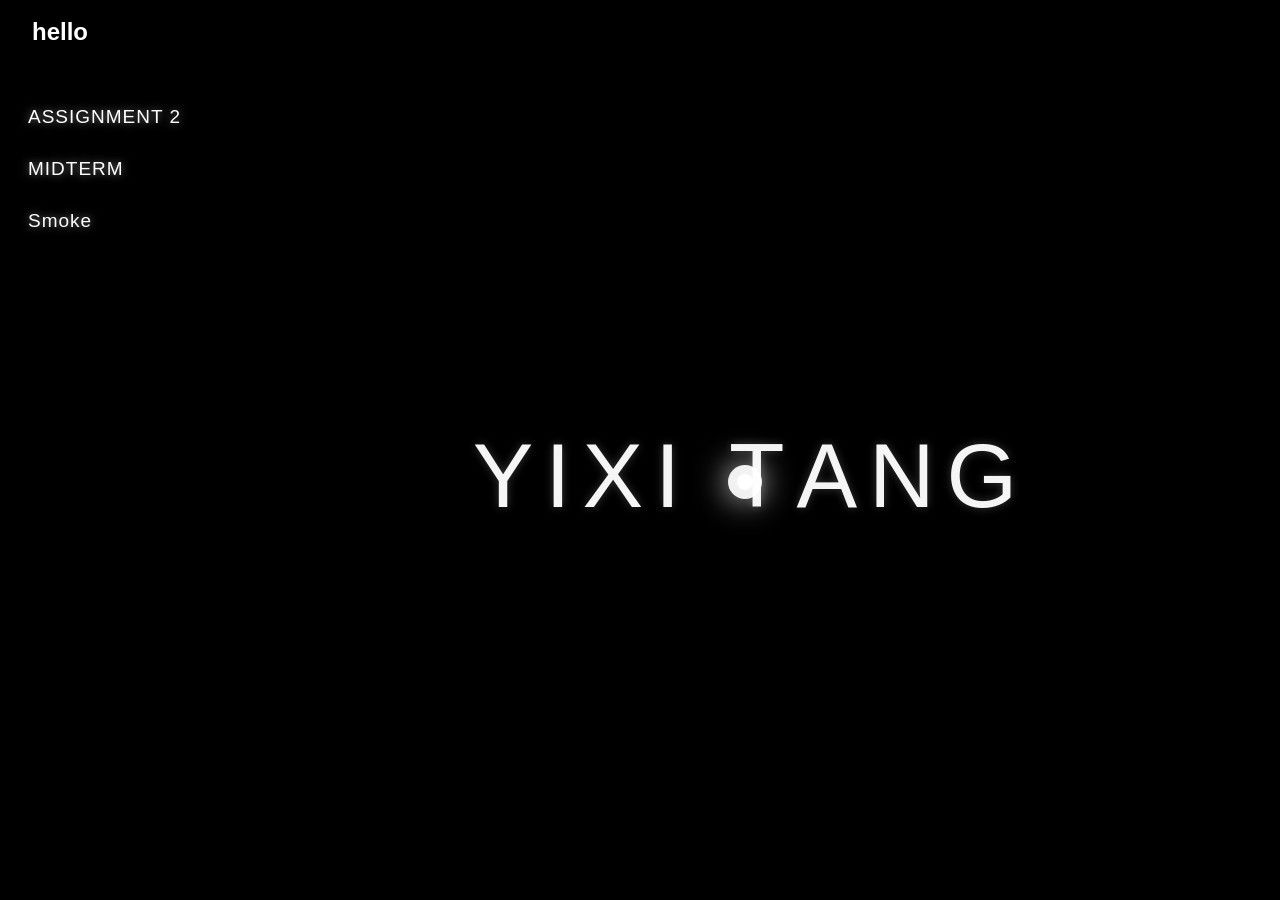
<file: homepage/index.html>
<!DOCTYPE html>
<html lang="en">
<head>
  <meta charset="utf-8">
  <meta name="viewport" content="width=device-width, initial-scale=1">
  <title>Yixi Tang — Homepage</title>
  <link rel="stylesheet" href="style.css">
  <script src="p5.js"></script>
</head>
<body>
  <header><button id="hello-toggle" type="button">hello</button><a class="assignment-home" href="#home">← HOME</a></header>
  <aside aria-label="Assignments">
    <a id="assignment-link" href="#assignment-2">ASSIGNMENT 2</a>
    <a id="midterm-link" href="midterm/index.html">MIDTERM</a>
    <a id="smoke-link" href="smoke/index.html">Smoke</a>
  </aside>
  <main id="home-canvas" aria-label="Yixi Tang interactive homepage"></main>
  <section id="assignment-panel" aria-label="Assignment 2" hidden>
    <iframe title="Assignment 2 — Iteration" data-src="assignment2-iteration/index.html"></iframe>
  </section>
  <section id="midterm-panel" aria-label="Midterm" hidden>
    <iframe title="Midterm" data-src="midterm/index.html"></iframe>
  </section>
  <script src="sketch.js"></script>
  <script>
    const panel = document.getElementById('assignment-panel');
    const assignmentLink = document.getElementById('assignment-link');
    const midtermPanel = document.getElementById('midterm-panel');
    const helloButton = document.getElementById('hello-toggle');
    function showPage() {
      const isAssignment = location.hash === '#assignment-2';
      const isMidterm = location.hash === '#midterm';
      if (isMidterm) { location.replace('midterm/index.html'); return; }
      const isProject = isAssignment || isMidterm;
      document.body.classList.toggle('view-assignment', isProject);
      midtermPanel.hidden = !isMidterm;
      panel.hidden = !isAssignment;
      const midtermFrame = midtermPanel.querySelector('iframe');
      if (isMidterm) {
        if (!midtermFrame.getAttribute('src')) midtermFrame.src = midtermFrame.dataset.src;
      } else {
        midtermFrame.removeAttribute('src');
      }
      document.getElementById('home-canvas').hidden = isProject;
      if (isAssignment) {
        assignmentLink.setAttribute('aria-current', 'page');
        const frame = panel.querySelector('iframe');
        if (!frame.getAttribute('src')) frame.src = frame.dataset.src;
        noLoop();
      } else {
        assignmentLink.removeAttribute('aria-current');
        if (isMidterm) noLoop();
        else loop();
      }
    }
    helloButton.addEventListener('click', () => {
      page = page === 'home' ? 'hello' : 'home';
      helloButton.textContent = page === 'hello' ? 'yixitang' : 'hello';
      makeGlow();
      if (location.hash === '#assignment-2' || location.hash === '#midterm') location.hash = 'home';
    });
    assignmentLink.addEventListener('click', () => {
      const frame = panel.querySelector('iframe');
      frame.src = frame.dataset.src;
    });
    window.addEventListener('hashchange', showPage);
    window.addEventListener('load', showPage);
  </script>
</body>
</html>
</file>
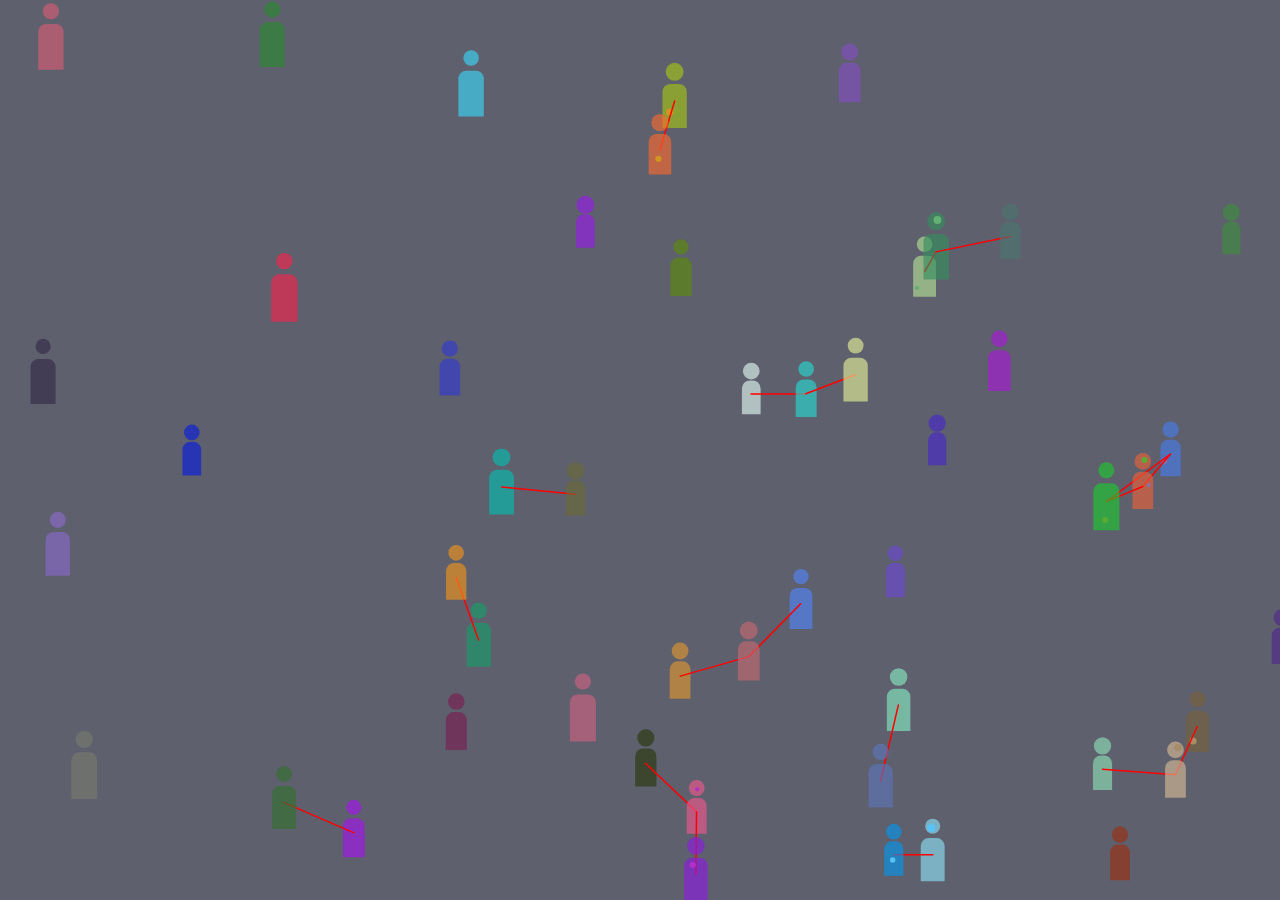
<file: midterm/index.html>
<!DOCTYPE html>
<html lang="en">
<head>
    <meta charset="UTF-8">
    <meta name="viewport" content="width=device-width, initial-scale=1.0">
    <link rel="stylesheet" href="style.css">
    <script src="p5.js"></script>
    <title>1_seven_ciecles</title>
</head>
<body>
    
    <script src="sketch.js"></script>
</body>
</html>
</file>
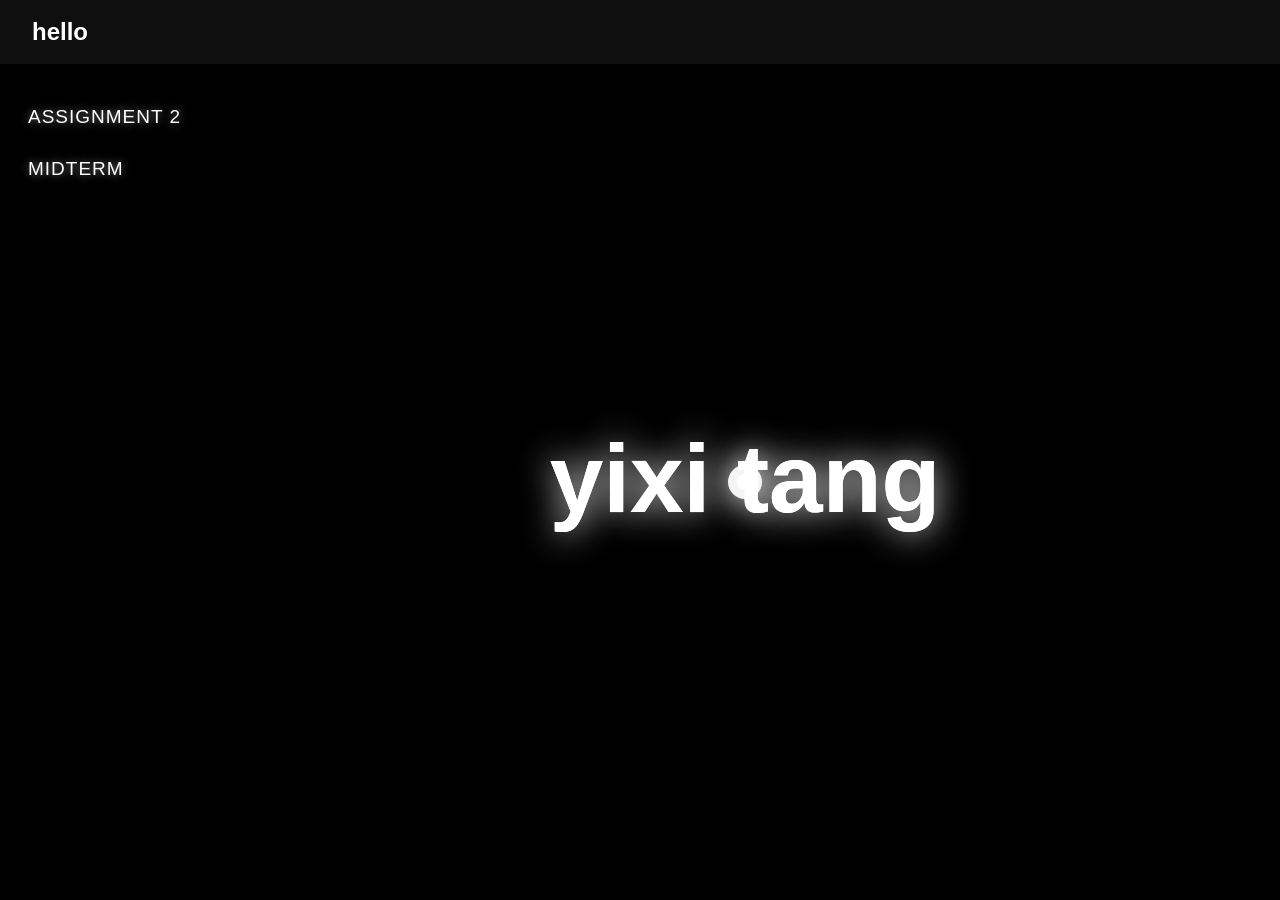
<file: yixitang_homepage1_2026_09_02_10_39_15/index.html>
<!DOCTYPE html>
<html lang="en">
<head>
  <meta charset="utf-8">
  <meta name="viewport" content="width=device-width, initial-scale=1">
  <title>Yixi Tang — Homepage</title>
  <link rel="stylesheet" href="style.css">
  <script src="p5.js"></script>
</head>
<body>
  <header><button id="hello-toggle" type="button">hello</button><a class="assignment-home" href="#home">← home</a></header>
  <aside aria-label="Assignments">
    <a id="assignment-link" href="#assignment-2">ASSIGNMENT 2</a>
    <a id="midterm-link" href="#midterm">MIDTERM</a>
  </aside>
  <main id="home-canvas" aria-label="Yixi Tang interactive homepage"></main>
  <section id="assignment-panel" aria-label="Assignment 2" hidden>
    <iframe title="Assignment 2 — Iteration" data-src="assignment2-iteration/index.html"></iframe>
  </section>
  <section id="midterm-panel" aria-label="Midterm" hidden>
    <iframe title="Midterm" data-src="midterm/index.html"></iframe>
  </section>
  <script src="sketch.js"></script>
  <script>
    const panel = document.getElementById('assignment-panel');
    const assignmentLink = document.getElementById('assignment-link');
    const midtermPanel = document.getElementById('midterm-panel');
    const helloButton = document.getElementById('hello-toggle');
    function showPage() {
      const isAssignment = location.hash === '#assignment-2';
      const isMidterm = location.hash === '#midterm';
      const isProject = isAssignment || isMidterm;
      document.body.classList.toggle('view-assignment', isProject);
      midtermPanel.hidden = !isMidterm;
      panel.hidden = !isAssignment;
      const midtermFrame = midtermPanel.querySelector('iframe');
      if (isMidterm) {
        if (!midtermFrame.getAttribute('src')) midtermFrame.src = midtermFrame.dataset.src;
      } else {
        midtermFrame.removeAttribute('src');
      }
      document.getElementById('home-canvas').hidden = isProject;
      if (isAssignment) {
        assignmentLink.setAttribute('aria-current', 'page');
        const frame = panel.querySelector('iframe');
        if (!frame.getAttribute('src')) frame.src = frame.dataset.src;
        noLoop();
      } else {
        assignmentLink.removeAttribute('aria-current');
        if (isMidterm) noLoop();
        else loop();
      }
    }
    helloButton.addEventListener('click', () => {
      page = page === 'home' ? 'hello' : 'home';
      helloButton.textContent = page === 'hello' ? 'yixitang' : 'hello';
      makeGlow();
      if (location.hash === '#assignment-2' || location.hash === '#midterm') location.hash = 'home';
    });
    assignmentLink.addEventListener('click', () => {
      const frame = panel.querySelector('iframe');
      frame.src = frame.dataset.src;
    });
    window.addEventListener('hashchange', showPage);
    window.addEventListener('load', showPage);
  </script>
</body>
</html>
</file>
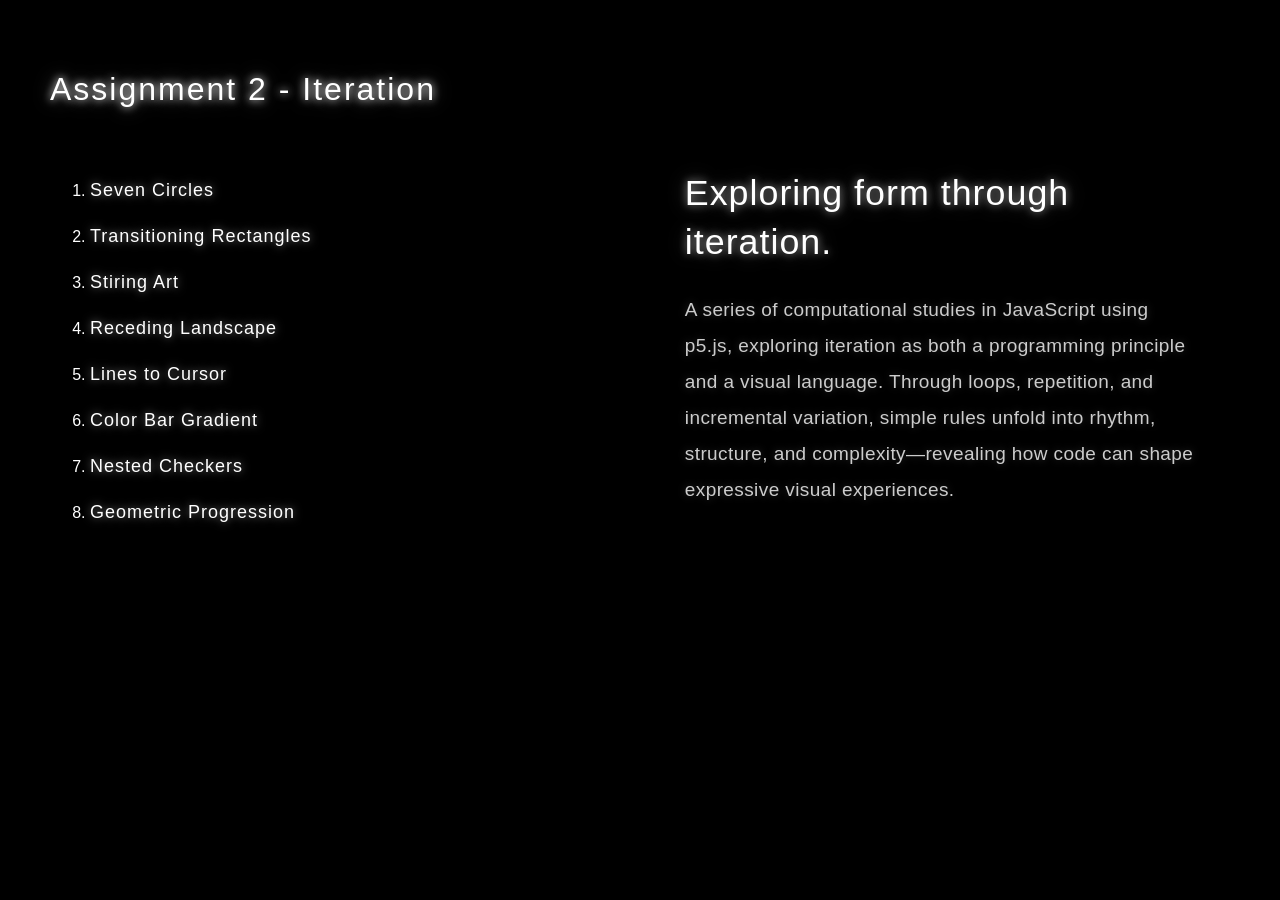
<file: homepage/assignment2-iteration/index.html>
<!DOCTYPE html>
<html lang="en">

<head>
    <meta charset="UTF-8">
    <meta name="viewport" content="width=device-width, initial-scale=1.0">

    <title>Assignment 2 - Iteration</title>

    <style>

        body {
            background-color: black;
            color: white;

            font-family: Helvetica, Arial, sans-serif;

            padding: clamp(16px, 5vw, 50px);
            margin: 0;
        }


        h1 {
            font-size: clamp(24px, 4vw, 32px);
            font-weight: 400;

            letter-spacing: 2px;

            text-shadow:
                0 0 8px white,
                0 0 20px rgba(255, 255, 255, 0.4);
        }


        ol {
            margin-top: 50px;
        }


        li {
            margin-bottom: 25px;
        }


        a {
            color: white;

            text-decoration: none;

            font-size: 18px;
            font-weight: 300;

            letter-spacing: 1px;

            text-shadow:
                0 0 8px rgba(255, 255, 255, 0.5);
        }


        a:hover {
            text-shadow:
                0 0 10px white,
                0 0 20px white,
                0 0 30px white;
        }

        .assignment-layout { display: grid; grid-template-columns: minmax(280px, 1fr) minmax(300px, 1fr); gap: clamp(40px, 7vw, 120px); align-items: center; max-width: 1280px; margin: 0 auto; }
        h1 { max-width: 1280px; margin-left: auto; margin-right: auto; }
        .project-intro { max-width: 510px; padding: 24px 0; }
        .project-intro h2 { font-size: clamp(24px, 2.8vw, 36px); line-height: 1.35; font-weight: 400; letter-spacing: 1px; text-shadow: 0 0 8px #ffffff90, 0 0 20px #ffffff40; margin: 0 0 26px; }
        .project-intro p { font-size: clamp(16px, 1.5vw, 19px); font-weight: 300; line-height: 1.9; letter-spacing: .4px; color: #ccc; text-shadow: 0 0 8px #ffffff35; margin: 0; }
        @media (max-width: 760px) { .assignment-layout { grid-template-columns: 1fr; gap: 12px; } .project-intro { max-width: none; padding-bottom: 40px; } }
    </style>

</head>


<body>

    <h1>Assignment 2 - Iteration</h1>

    <main class="assignment-layout">
    <nav aria-label="Iteration studies">

        <ol>

            <li>
                <a href="1_seven_circles/index.html">
                    Seven Circles
                </a>
            </li>

            <li>
                <a href="2_transitioning_rectangles/index.html">
                    Transitioning Rectangles
                </a>
            </li>

            <li>
                <a href="3_stiring_art/index.html">
                    Stiring Art
                </a>
            </li>

            <li>
                <a href="4_receding_landscape/index.html">
                    Receding Landscape
                </a>
            </li>

            <li>
                <a href="5_lines_to_cursor/index.html">
                    Lines to Cursor
                </a>
            </li>

            <li>
                <a href="6_color_bar_gradient/index.html">
                    Color Bar Gradient
                </a>
            </li>

            <li>
                <a href="7_nested_checkers/index.html">
                    Nested Checkers
                </a>
            </li>

            <li>
                <a href="8_geometric_progression/index.html">
                    Geometric Progression
                </a>
            </li>

        </ol>

    </nav>
    <section class="project-intro" aria-label="About this assignment">
        <h2>Exploring form through iteration.</h2>
        <p>A series of computational studies in JavaScript using p5.js, exploring iteration as both a programming principle and a visual language. Through loops, repetition, and incremental variation, simple rules unfold into rhythm, structure, and complexity—revealing how code can shape expressive visual experiences.</p>
    </section>
    </main>

</body>

</html>
</file>
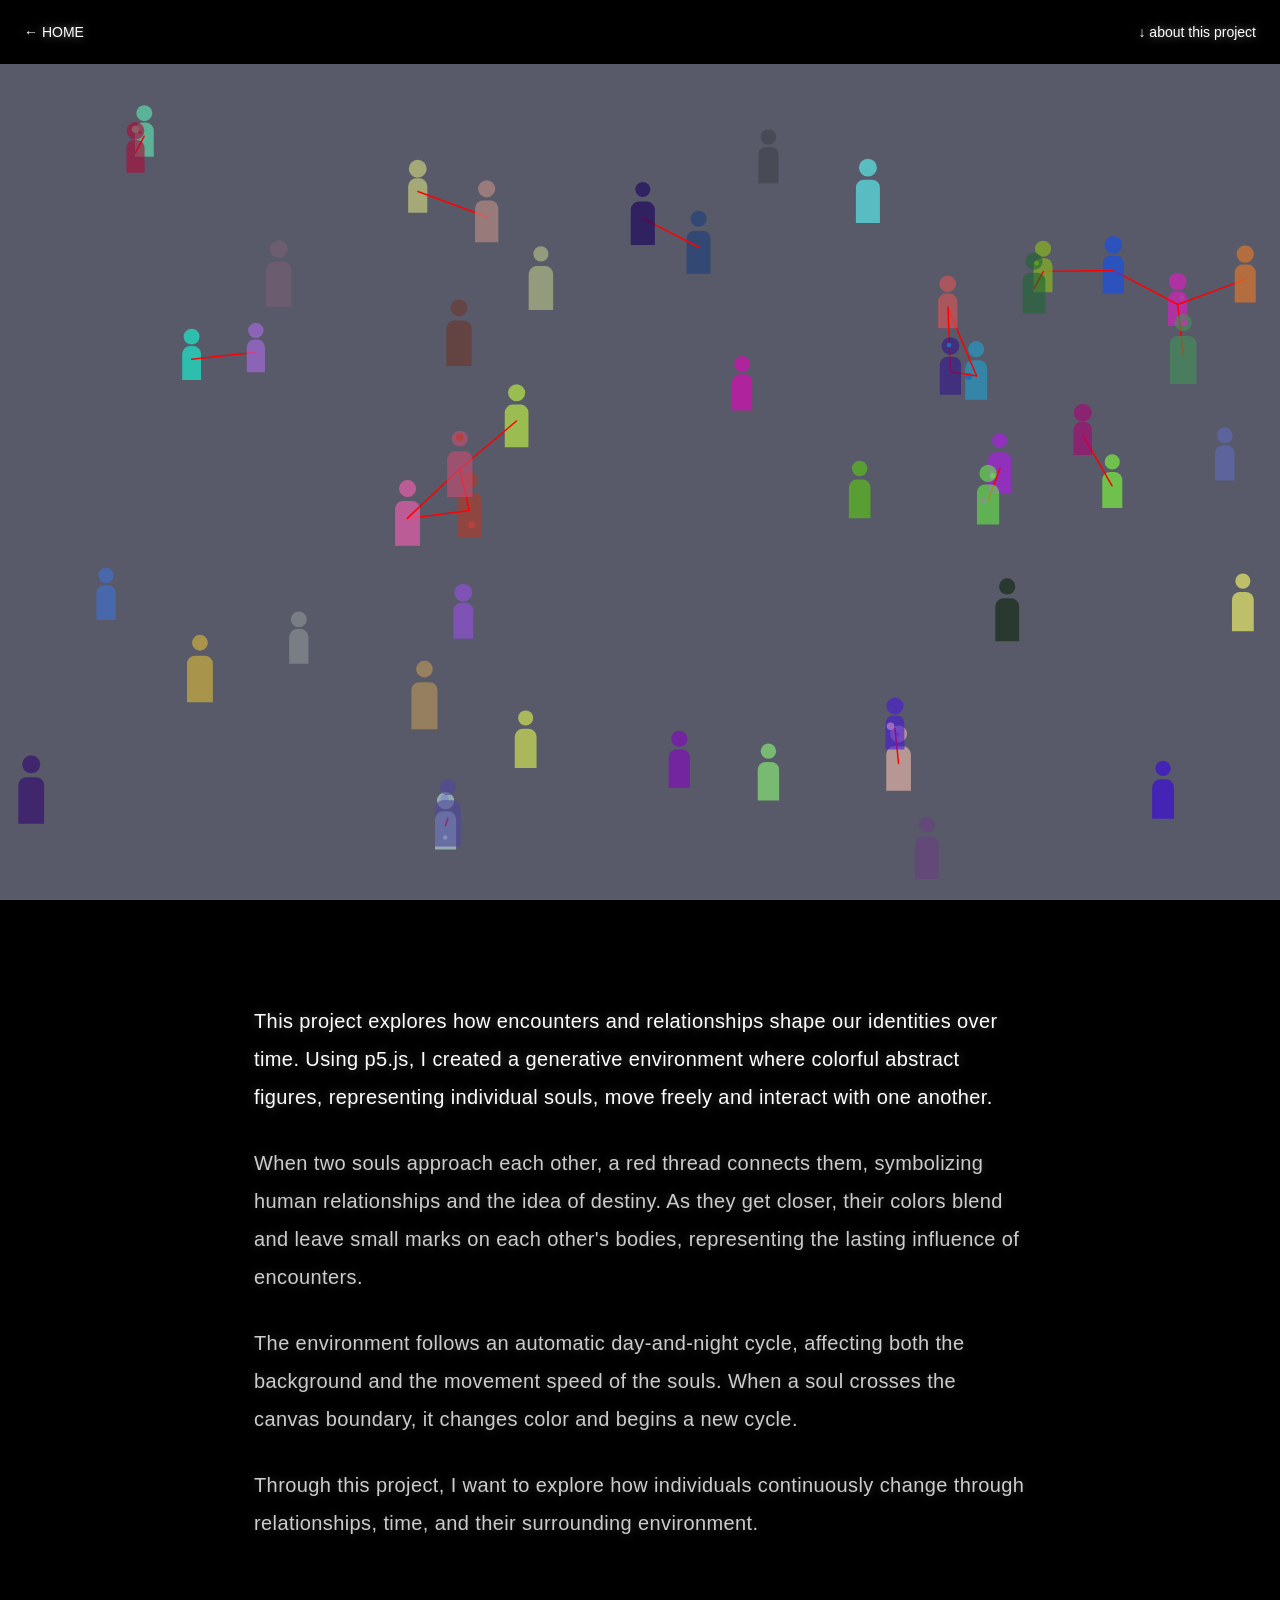
<file: homepage/midterm/index.html>
<!DOCTYPE html>
<html lang="en">
<head>
    <meta charset="UTF-8">
    <meta name="viewport" content="width=device-width, initial-scale=1.0">
    <link rel="stylesheet" href="style.css">
    <script src="p5.js"></script>
    <title>Midterm — Yixi Tang</title>
</head>
<body>
    <header class="project-header"><a href="../index.html#home">← HOME</a><a href="#project-statement">↓ about this project</a></header>
    <main>
        <section id="artwork" aria-label="Generative environment of interacting souls"></section>
        <section id="project-statement" class="project-statement" aria-label="About this project">
            <p>This project explores how encounters and relationships shape our identities over time. Using p5.js, I created a generative environment where colorful abstract figures, representing individual souls, move freely and interact with one another.</p>
            <p>When two souls approach each other, a red thread connects them, symbolizing human relationships and the idea of destiny. As they get closer, their colors blend and leave small marks on each other's bodies, representing the lasting influence of encounters.</p>
            <p>The environment follows an automatic day-and-night cycle, affecting both the background and the movement speed of the souls. When a soul crosses the canvas boundary, it changes color and begins a new cycle.</p>
            <p>Through this project, I want to explore how individuals continuously change through relationships, time, and their surrounding environment.</p>
        </section>
    </main>
    
    <script src="sketch.js"></script>
</body>
</html>
</file>
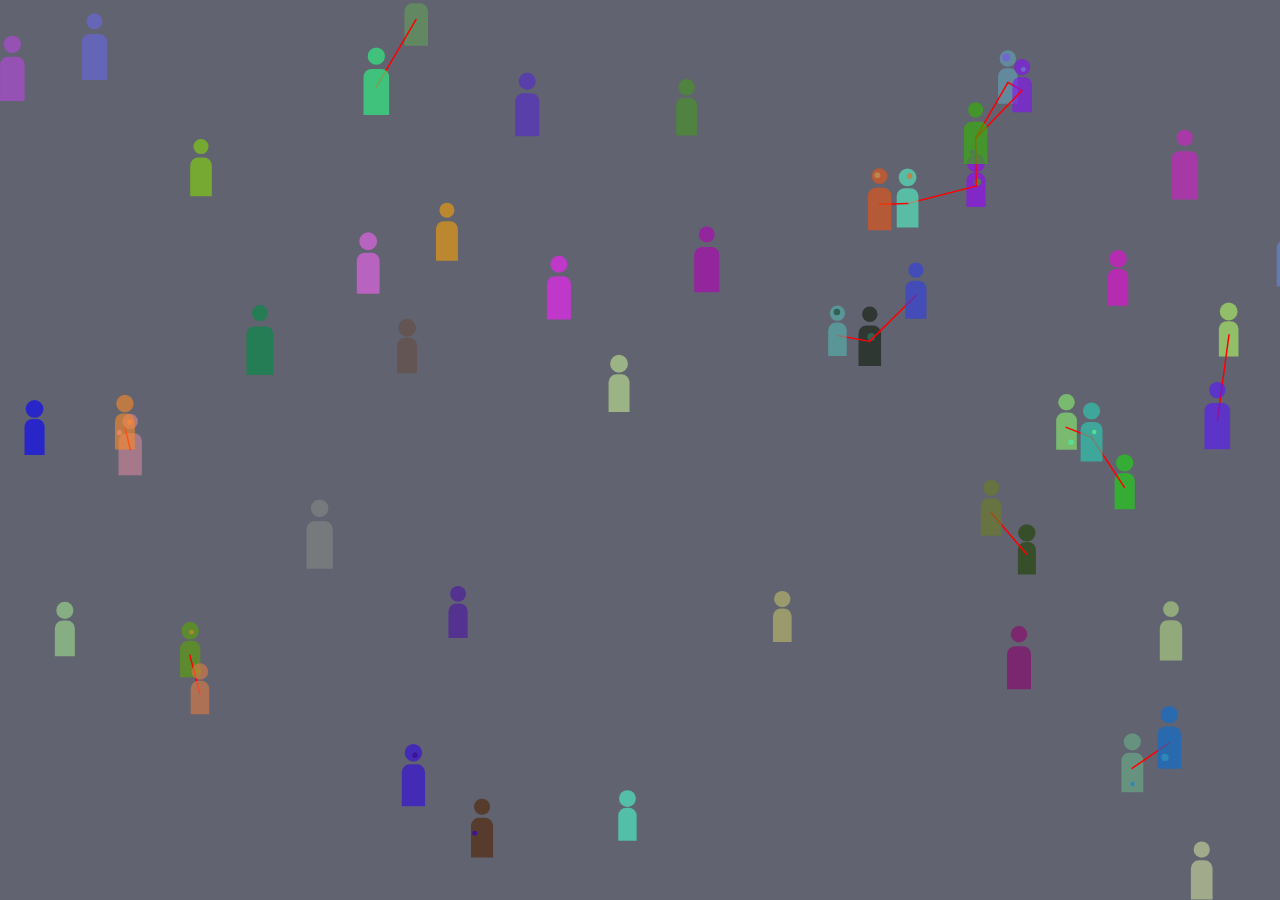
<file: yixitang_homepage1_2026_09_02_10_39_15/midterm/index.html>
<!DOCTYPE html>
<html lang="en">
<head>
    <meta charset="UTF-8">
    <meta name="viewport" content="width=device-width, initial-scale=1.0">
    <link rel="stylesheet" href="style.css">
    <script src="p5.js"></script>
    <title>Midterm — Yixi Tang</title>
</head>
<body>
    
    <script src="sketch.js"></script>
</body>
</html>
</file>
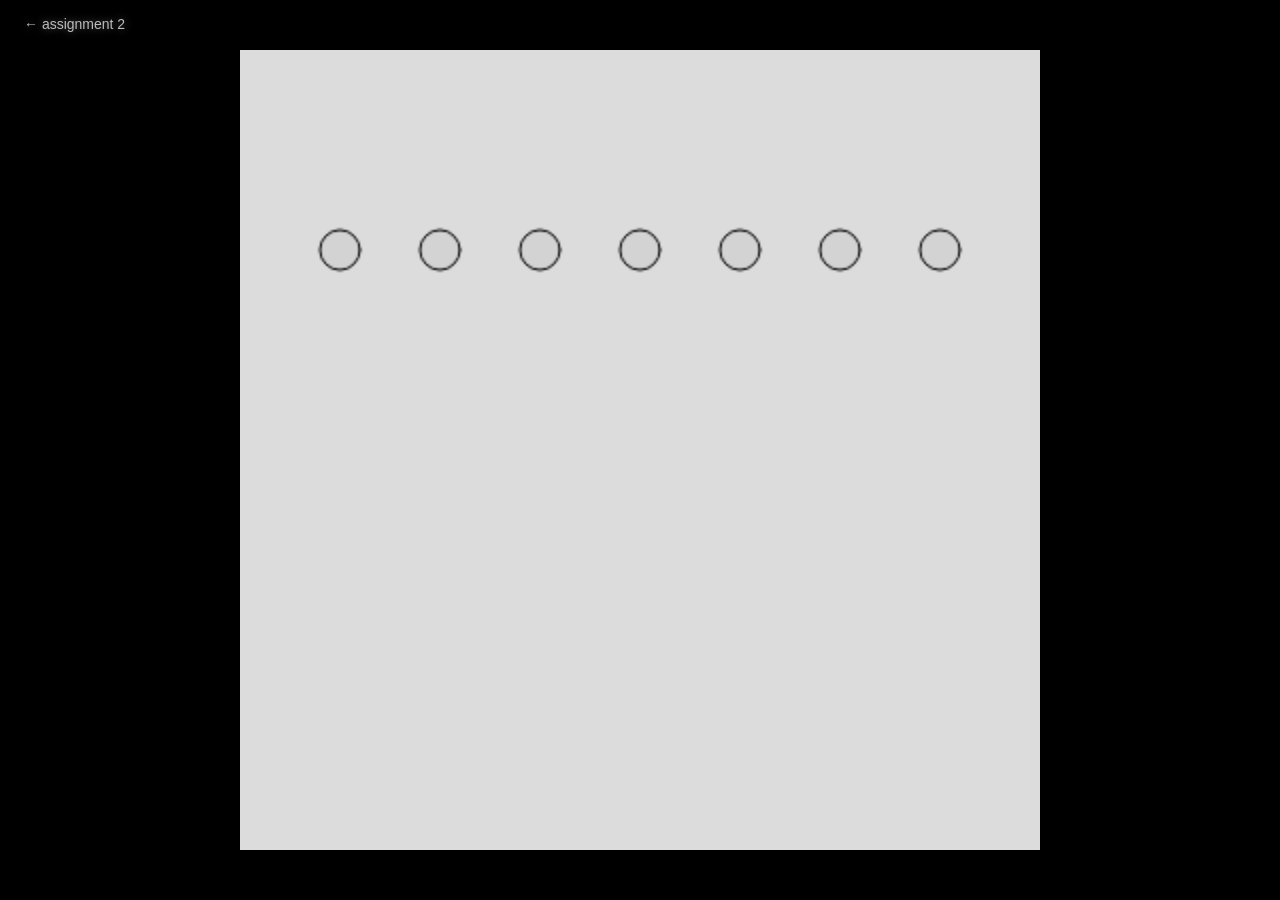
<file: homepage/assignment2-iteration/1_seven_circles/index.html>
<!DOCTYPE html>
<html lang="en">
<head>
    <meta charset="UTF-8">
    <meta name="viewport" content="width=device-width, initial-scale=1.0">
    <link rel="stylesheet" href="style.css">
    <script src="p5.js"></script>
    <title>1_seven_ciecles</title>
</head>
<body>
    <a class="back-link" href="../index.html">← assignment 2</a>
    
    <script src="sketch.js"></script>
</body>
</html>
</file>
<file: homepage/style.css>
* { box-sizing: border-box; }
:root { --sidebar: 210px; --header: 64px; }
html, body { margin: 0; padding: 0; background: #000; color: #fff; font-family: Helvetica, Arial, sans-serif; }
[hidden] { display: none !important; }
header { position: fixed; inset: 0 0 auto; height: var(--header); background: #000; z-index: 3; display: flex; align-items: center; padding: 0 32px; }
button, a { -webkit-tap-highlight-color: transparent; }
header button { padding: 0; border: 0; background: none; color: #fff; font: bold 24px Helvetica, Arial, sans-serif; cursor: pointer; }
aside { position: fixed; left: 0; top: var(--header); bottom: 0; width: var(--sidebar); padding: 42px 28px; background: #000; border-right: 0; z-index: 2; }
aside a { display: block; color: #fff; text-decoration: none; font-size: 19px; font-weight: 400; letter-spacing: 1px; white-space: nowrap; text-shadow: 0 0 8px #ffffff80; transition: text-shadow .2s; }
aside a:hover, aside a[aria-current] { text-shadow: 0 0 10px #fff, 0 0 24px #ffffffb3; }
aside #home-link { margin-top: 32px; font-size: 14px; color: #bbb; }
a:focus-visible, button:focus-visible { outline: 1px solid white; outline-offset: 8px; }
#home-canvas, #assignment-panel { position: fixed; left: var(--sidebar); top: var(--header); right: 0; bottom: 0; }
canvas { display: block; }
iframe { display: block; width: 100%; height: 100%; border: 0; background: #000; }
@media (max-width: 600px) {
  :root { --sidebar: 136px; }
  header { padding: 0 20px; }
  aside { padding: 30px 14px; }
  aside a { font-size: 15px; letter-spacing: .3px; }
}

/* Give assignments the full viewport width without a sidebar. */
.assignment-home { display: none; color: #fff; text-decoration: none; margin-left: 0; font-size: 14px; text-shadow: 0 0 8px #ffffff80; }
.view-assignment aside, .view-assignment #hello-toggle { display: none; }
.view-assignment header { background: #000; }
.view-assignment .assignment-home { display: block; }
.view-assignment #assignment-panel { left: 0; }

aside #midterm-link { margin-top: 30px; }
#midterm-panel { position: fixed; inset: var(--header) 0 0; display: block; padding: 0; background: #000; }

aside #smoke-link { margin-top: 30px; }
</file>
<file: midterm/style.css>
body{
    margin: 0;
}

canvas {
    display: block;
}
</file>
<file: yixitang_homepage1_2026_09_02_10_39_15/style.css>
* { box-sizing: border-box; }
:root { --sidebar: 210px; --header: 64px; }
html, body { margin: 0; padding: 0; background: #000; color: #fff; font-family: Helvetica, Arial, sans-serif; }
[hidden] { display: none !important; }
header { position: fixed; inset: 0 0 auto; height: var(--header); background: #0f0f0f; z-index: 3; display: flex; align-items: center; padding: 0 32px; }
button, a { -webkit-tap-highlight-color: transparent; }
header button { padding: 0; border: 0; background: none; color: #fff; font: bold 24px Helvetica, Arial, sans-serif; cursor: pointer; }
aside { position: fixed; left: 0; top: var(--header); bottom: 0; width: var(--sidebar); padding: 42px 28px; background: #000; border-right: 0; z-index: 2; }
aside a { display: block; color: #fff; text-decoration: none; font-size: 19px; font-weight: 400; letter-spacing: 1px; white-space: nowrap; text-shadow: 0 0 8px #ffffff80; transition: text-shadow .2s; }
aside a:hover, aside a[aria-current] { text-shadow: 0 0 10px #fff, 0 0 24px #ffffffb3; }
aside #home-link { margin-top: 32px; font-size: 14px; color: #bbb; }
a:focus-visible, button:focus-visible { outline: 1px solid white; outline-offset: 8px; }
#home-canvas, #assignment-panel { position: fixed; left: var(--sidebar); top: var(--header); right: 0; bottom: 0; }
canvas { display: block; }
iframe { display: block; width: 100%; height: 100%; border: 0; background: #000; }
@media (max-width: 600px) {
  :root { --sidebar: 136px; }
  header { padding: 0 20px; }
  aside { padding: 30px 14px; }
  aside a { font-size: 15px; letter-spacing: .3px; }
}

/* Give assignments the full viewport width without a sidebar. */
.assignment-home { display: none; color: #fff; text-decoration: none; margin-left: 0; font-size: 14px; text-shadow: 0 0 8px #ffffff80; }
.view-assignment aside, .view-assignment #hello-toggle { display: none; }
.view-assignment header { background: #000; }
.view-assignment .assignment-home { display: block; }
.view-assignment #assignment-panel { left: 0; }

aside #midterm-link { margin-top: 30px; }
#midterm-panel { position: fixed; inset: var(--header) 0 0; display: block; padding: 0; background: #000; }
</file>
<file: homepage/midterm/style.css>
* { box-sizing: border-box; }
html, body { margin: 0; padding: 0; background: #000; color: #fff; font-family: Helvetica, Arial, sans-serif; }
html { scrollbar-width: thin; scrollbar-color: #555 #000; }
body { overflow-x: hidden; }
#artwork { width: 100%; }
canvas { display: block; max-width: 100%; }
.project-statement { width: min(100%, 900px); margin: 0 auto; padding: clamp(56px, 8vw, 112px) clamp(24px, 6vw, 64px); }
.project-statement p { margin: 0 0 28px; color: #ccc; font-size: clamp(16px, 1.6vw, 20px); font-weight: 300; line-height: 1.9; letter-spacing: .4px; text-shadow: 0 0 8px #ffffff35; }
.project-statement p:first-child { color: #fff; text-shadow: 0 0 10px #ffffff50; }
.project-statement p:last-child { margin-bottom: 0; }

html { overflow-y: auto; touch-action: pan-y; scroll-padding-top: 88px; }
body { padding-top: 64px; }
.project-header { position: fixed; inset: 0 0 auto; height: 64px; display: flex; align-items: center; justify-content: space-between; padding: 0 24px; background: #000; z-index: 10; }
.project-header a { color: #fff; text-decoration: none; font-size: 14px; text-shadow: 0 0 8px #ffffff80; }
canvas { touch-action: pan-y; }
</file>
<file: yixitang_homepage1_2026_09_02_10_39_15/midterm/style.css>
body{
    margin: 0;
}

canvas {
    display: block;
}
</file>
<file: homepage/assignment2-iteration/1_seven_circles/style.css>
html, body { margin: 0; min-height: 100%; background: #000; color: #fff; font-family: Helvetica, Arial, sans-serif; }
body { min-height: 100vh; min-height: 100dvh; display: grid; place-items: center; }
main { display: grid; place-items: center; }
canvas { display: block; width: min(800px, calc(100vw - 40px), calc(100dvh - 96px)) !important; height: min(800px, calc(100vw - 40px), calc(100dvh - 96px)) !important; }
.back-link { position: fixed; left: 24px; top: 16px; color: #bbb; font-size: 14px; text-decoration: none; text-shadow: 0 0 8px #ffffff60; }
.back-link:hover { color: #fff; }
.back-link:focus-visible { outline: 1px solid #fff; outline-offset: 5px; }
</file>
